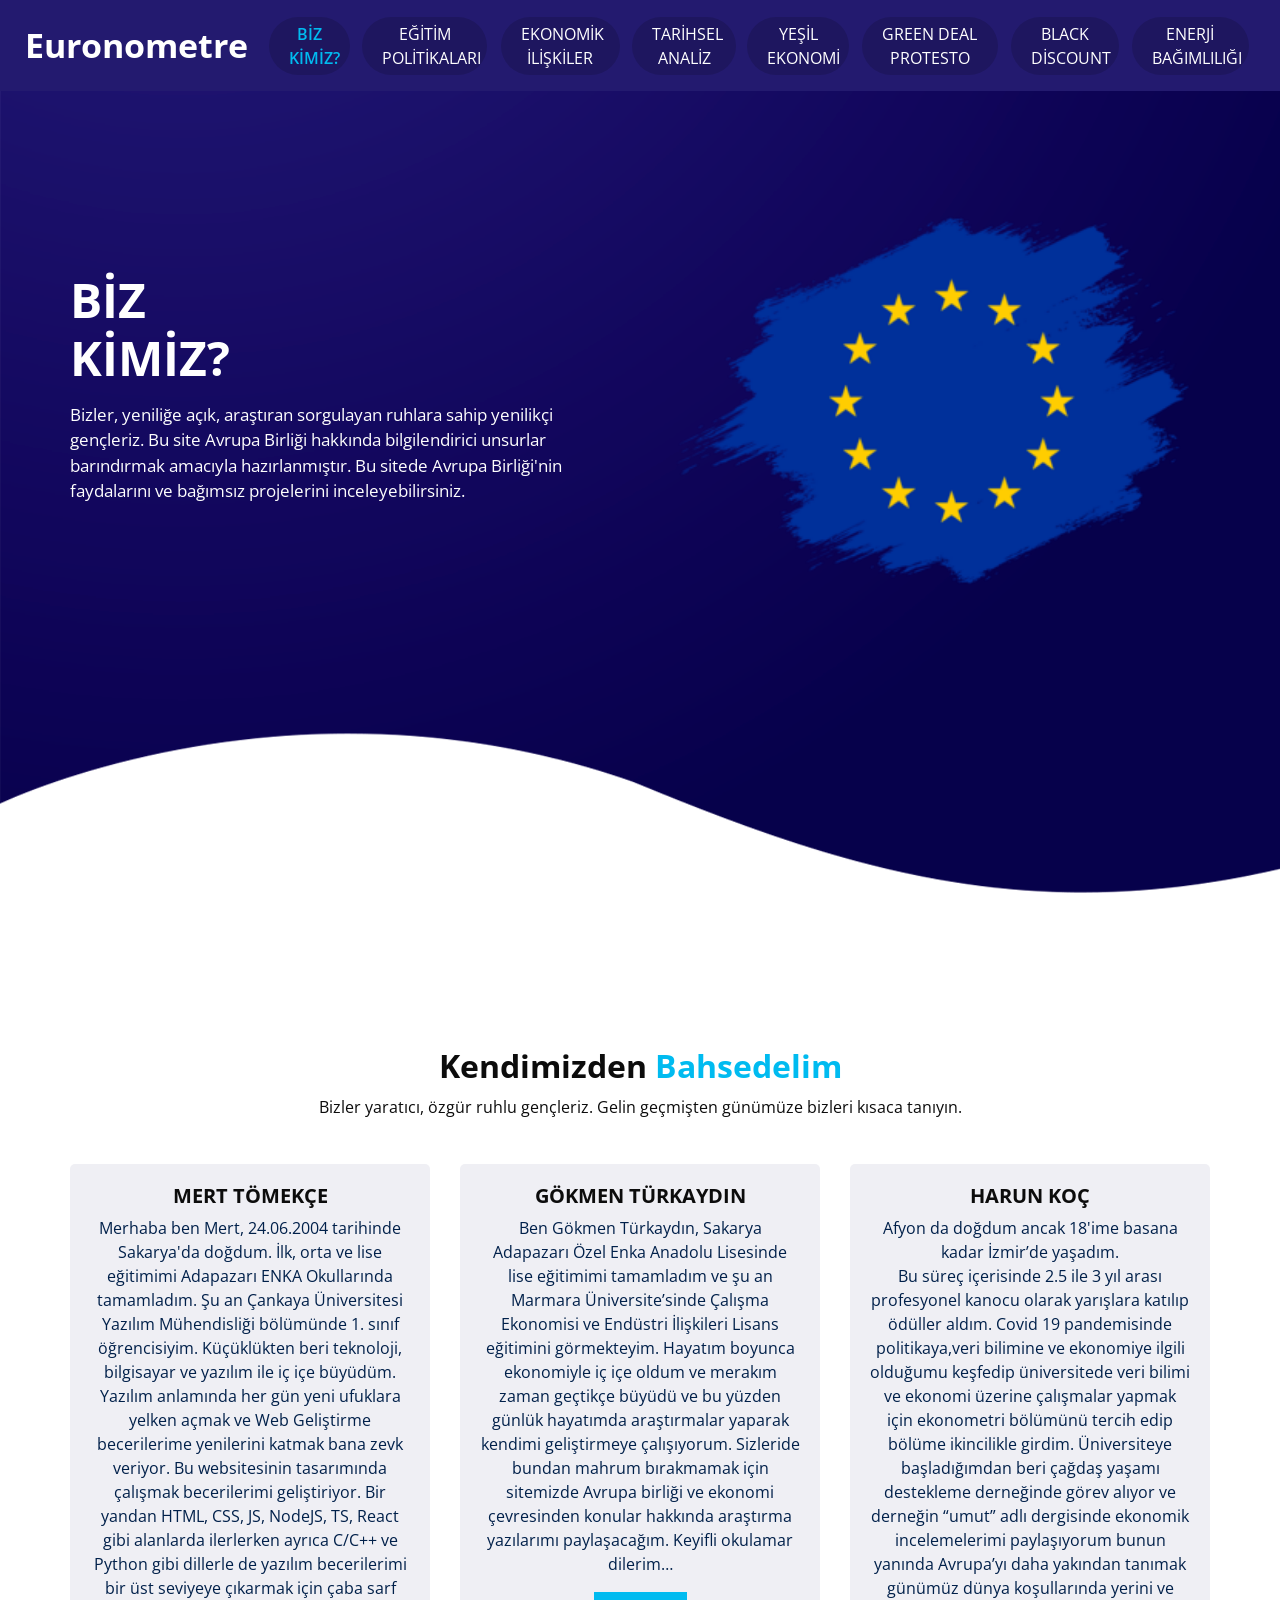
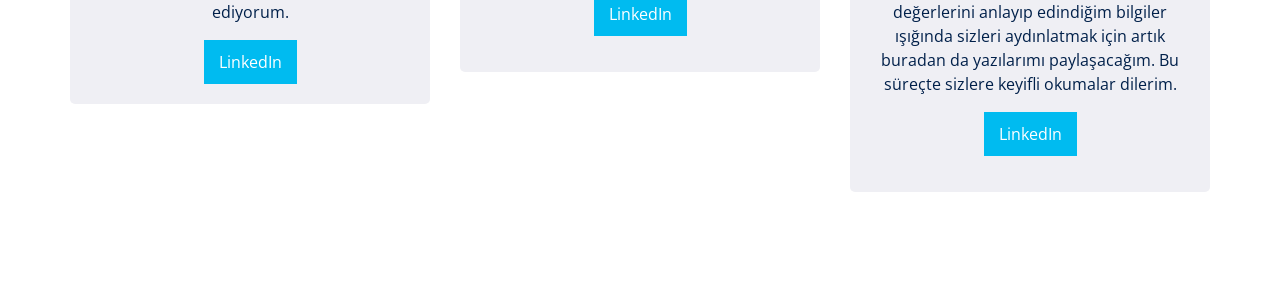
<file: index.html>
<!DOCTYPE html>
<html>

<head>
  <!-- Basic -->
  <meta charset="utf-8" />
  <meta http-equiv="X-UA-Compatible" content="IE=edge" />
  <!-- Mobile Metas -->
  <meta name="viewport" content="width=device-width, initial-scale=1, shrink-to-fit=no" />
  <!-- Site Metas -->
  <meta name="keywords" content="" />
  <meta name="description" content="" />
  <meta name="author" content="" />
  <link rel="shortcut icon" href="images/favicon.png" type="">

  <title> Euronometre </title>

  <!-- bootstrap core css -->
  <link rel="stylesheet" type="text/css" href="css/bootstrap.css" />

  <!-- fonts style -->
  <link href="https://fonts.googleapis.com/css2?family=Roboto:wght@400;500;700;900&display=swap" rel="stylesheet">

  <!--owl slider stylesheet -->
  <link rel="stylesheet" type="text/css" href="https://cdnjs.cloudflare.com/ajax/libs/OwlCarousel2/2.3.4/assets/owl.carousel.min.css" />

  <!-- font awesome style -->
  <link href="css/font-awesome.min.css" rel="stylesheet" />

  <!-- Custom styles for this template -->
  <link href="css/style.css" rel="stylesheet" />
  <!-- responsive style -->
  <link href="css/responsive.css" rel="stylesheet" />

</head>

<body>

  <div class="hero_area">

    <div class="hero_bg_box">
      <div class="bg_img_box">
        <img src="images/hero-bg.png" alt="">
      </div>
    </div>

    <!-- header section strats -->
    <header class="header_section">
      <div class="container-fluid">
        <nav class="navbar navbar-expand-lg custom_nav-container ">
          <a class="navbar-brand" href="index.html">
            <span>
              Euronometre
            </span>
          </a>

          <button class="navbar-toggler" type="button" data-toggle="collapse" data-target="#navbarSupportedContent" aria-controls="navbarSupportedContent" aria-expanded="false" aria-label="Toggle navigation">
            <span class=""> </span>
          </button>

          <div class="collapse navbar-collapse" id="navbarSupportedContent">
            <ul class="navbar-nav  ">
              <li class="nav-item active">
                <a class="nav-link" href="index.html">BİZ KİMİZ?<span class="sr-only">(current)</span></a>
              </li>
              <li class="nav-item">
                <a class="nav-link" href="about.html"> EĞİTİM POLİTİKALARI</a>
              </li>
              <li class="nav-item">
                <a class="nav-link" href="service.html">EKONOMİK İLİŞKİLER</a>
              </li>
              <li class="nav-item">
                <a class="nav-link" href="why.html">TARİHSEL ANALİZ</a>
              </li>
              <li class="nav-item">
                <a class="nav-link" href="team.html">YEŞİL EKONOMİ</a>
              </li>
              <li class="nav-item">
                <a class="nav-link" href="grndl.html">GREEN DEAL PROTESTO</a>
              </li>
              <li class="nav-item">
                <a class="nav-link" href="blckdc.html">BLACK DİSCOUNT</a>
              </li>
              <li class="nav-item">
                <a class="nav-link" href="energy.html">ENERJİ BAĞIMLILIĞI</a>
              </li>
              
              
              
            </ul>
          </div>
        </nav>
      </div>
    </header>
    <!-- end header section -->
    <!-- slider section -->
    <section class="slider_section ">
      <div id="customCarousel1" class="carousel slide" data-ride="carousel">
        <div class="carousel-inner">
          <div class="carousel-item active">
            <div class="container ">
              <div class="row">
                <div class="col-md-6 ">
                  <div class="detail-box">
                    <h1>
                      BİZ <br>
                      KİMİZ?
                    </h1>
                    <p>
                      Bizler, yeniliğe açık, araştıran sorgulayan ruhlara sahip yenilikçi gençleriz. Bu site Avrupa Birliği hakkında bilgilendirici unsurlar barındırmak amacıyla hazırlanmıştır. Bu sitede Avrupa Birliği'nin faydalarını ve bağımsız projelerini inceleyebilirsiniz. </p>
                    <div class="btn-box">
                      
                    </div>
                  </div>
                </div>
                <div class="col-md-6">
                  <div class="img-box">
                    <img src="images/slider-img.png" alt="">
                  </div>
                </div>
              </div>
            </div>
          </div>
          <div class="carousel-item ">
            <div class="container ">
              <div class="row">
                <div class="col-md-6 ">
                  <div class="detail-box">
                    
                    </div>
                  </div>
                </div>
                <div class="col-md-6">
                  <div class="img-box">
                    <img src="images/slider-img.png" alt="">
                  </div>
                </div>
              </div>
            </div>
          </div>
          <div class="carousel-item">
            <div class="container ">
              <div class="row">
                <div class="col-md-6 ">
                 
                </div>
                <div class="col-md-6">
                  <div class="img-box">
                    <img src="images/slider-img.png" alt="">
                  </div>
                </div>
              </div>
            </div>
          </div>
        </div>
        
      </div>

    </section>
    <!-- end slider section -->
  </div>


  <!-- service section -->

  <section class="service_section layout_padding">
    <div class="service_container">
      <div class="container ">
        <div class="heading_container heading_center">
          <h2>
            Kendimizden <span>Bahsedelim</span>
          </h2>
          <p>
            Bizler yaratıcı, özgür ruhlu gençleriz. Gelin geçmişten günümüze bizleri kısaca tanıyın. 
          </p>
        </div>
        <div class="row">
          <div class="col-md-4 ">
            <div class="box ">
              
              <div class="detail-box">
                <h5>
                  Mert TÖMEKÇE
                </h5>
                <p>
                  Merhaba ben Mert, 24.06.2004 tarihinde Sakarya'da doğdum. İlk, orta ve lise eğitimimi Adapazarı ENKA Okullarında tamamladım. Şu an Çankaya Üniversitesi Yazılım Mühendisliği bölümünde 1. sınıf öğrencisiyim. Küçüklükten beri teknoloji, bilgisayar ve yazılım ile iç içe büyüdüm. Yazılım anlamında her gün yeni ufuklara yelken açmak ve Web Geliştirme becerilerime yenilerini katmak bana zevk veriyor. Bu websitesinin tasarımında çalışmak becerilerimi geliştiriyor. Bir yandan HTML, CSS, JS, NodeJS, TS, React gibi alanlarda ilerlerken ayrıca C/C++ ve Python gibi dillerle de yazılım becerilerimi bir üst seviyeye çıkarmak için çaba sarf ediyorum.
                </p>
                <div class=""btn-box>
                  <a class = "btn1" href="https://www.linkedin.com/in/mert-tömekçe-54116024a/">
                  LinkedIn
                </a>
                </div>                
              </div>
            </div>
          </div>
          <div class="col-md-4 ">
            <div class="box ">
              
              <div class="detail-box">
                <h5>
                  Gökmen TÜRKAYDIN
                </h5>
                <p>
                  Ben Gökmen Türkaydın,
Sakarya Adapazarı Özel Enka Anadolu Lisesinde lise eğitimimi tamamladım ve şu an Marmara Üniversite’sinde Çalışma Ekonomisi ve Endüstri İlişkileri Lisans eğitimini görmekteyim. Hayatım boyunca ekonomiyle iç içe oldum ve merakım zaman geçtikçe büyüdü ve bu yüzden günlük hayatımda araştırmalar yaparak kendimi geliştirmeye çalışıyorum. Sizleride bundan mahrum bırakmamak için sitemizde Avrupa birliği ve ekonomi çevresinden konular hakkında araştırma yazılarımı paylaşacağım. Keyifli okulamar dilerim… 

<div class=""btn-box>
  <a class = "btn1" href="https://www.linkedin.com/in/gökmen-türkaydın-5446b22a2/?originalSubdomain=tr">
  LinkedIn
</a>
</div>
                </p>
                
              </div>
            </div>
          </div>
          <div class="col-md-4 ">
            <div class="box ">
              
              <div class="detail-box">
                <h5>
                  Harun KOÇ
                </h5>
                <p>
                  Afyon da doğdum ancak 18'ime basana kadar İzmir’de  yaşadım. <br> Bu süreç içerisinde 2.5 ile 3 yıl arası profesyonel kanocu olarak yarışlara katılıp ödüller aldım. Covid 19 pandemisinde politikaya,veri bilimine ve ekonomiye ilgili olduğumu keşfedip üniversitede veri bilimi ve ekonomi üzerine çalışmalar yapmak için ekonometri bölümünü tercih edip bölüme ikincilikle girdim. Üniversiteye başladığımdan beri çağdaş yaşamı destekleme derneğinde görev alıyor ve derneğin “umut” adlı dergisinde ekonomik incelemelerimi paylaşıyorum bunun yanında Avrupa’yı daha yakından tanımak günümüz dünya koşullarında yerini ve değerlerini anlayıp edindiğim bilgiler ışığında sizleri aydınlatmak için artık buradan da yazılarımı paylaşacağım. Bu süreçte sizlere keyifli okumalar dilerim.
                  <div class=""btn-box>
                    <a class = "btn1" href="https://www.linkedin.com/in/harun-ko%C3%A7-968bb82a6?utm_source=share&utm_campaign=share_via&utm_content=profile&utm_medium=android_app">
                    LinkedIn
                  </a>
                </div>
                  
                </p>
                
              </div>
            </div>
          </div>
        </div>
        
      </div>
    </div>
  </section>

  <!-- end service section -->


</body>

</html>
</file>
<file: css/style.css>
@import url("https://fonts.googleapis.com/css2?family=Lato:wght@400;700&family=Open+Sans:wght@300;400;600;700&display=swap");
body {
  font-family: "Open Sans", sans-serif;
  color: #0c0c0c;
  background-color: #ffffff;
  overflow-x: hidden;
}

.layout_padding {
  padding: 90px 0;
}

.layout_padding2 {
  padding: 75px 0;
}

.layout_padding2-top {
  padding-top: 75px;
}

.layout_padding2-bottom {
  padding-bottom: 75px;
}

.layout_padding-top {
  padding-top: 90px;
}

.layout_padding-bottom {
  padding-bottom: 90px;
}

#progress-bar{
  --progress: 0;
  height: 20px;
  width: var(--progress);
  background-color: rgba(21, 1, 39, 0.8);;
  position: fixed;
  z-index: 999;
}

.heading_container {
  display: -webkit-box;
  display: -ms-flexbox;
  display: flex;
  -webkit-box-orient: vertical;
  -webkit-box-direction: normal;
      -ms-flex-direction: column;
          flex-direction: column;
  -webkit-box-align: start;
      -ms-flex-align: start;
          align-items: flex-start;
          margin-top: 5%;
}

.heading_container h2 {
  position: relative;
  font-weight: bold;
  margin-bottom: 0;
}

.heading_container h2 span {
  color: #00bbf0;
}

.heading_container p {
  margin-top: 10px;
  margin-bottom: 0;
}

.heading_container.heading_center {
  -webkit-box-align: center;
      -ms-flex-align: center;
          align-items: center;
  text-align: center;
}

a,
a:hover,
a:focus {
  text-decoration: none;
}

a:hover,
a:focus {
  color: initial;
}

.btn,
.btn:focus {
  outline: none !important;
  -webkit-box-shadow: none;
          box-shadow: none;
}

/*header section*/
.hero_area {
  position: relative;
  min-height: 100vh;
  display: -webkit-box;
  display: -ms-flexbox;
  display: flex;
  -webkit-box-orient: vertical;
  -webkit-box-direction: normal;
      -ms-flex-direction: column;
          flex-direction: column;
}

.hero_area .hero_bg_box {
  position: absolute;
  top: 0;
  left: 0;
  width: 100%;
  height: 100%;
  display: -webkit-box;
  display: -ms-flexbox;
  display: flex;
  -webkit-box-pack: center;
      -ms-flex-pack: center;
          justify-content: center;
  -webkit-box-align: end;
      -ms-flex-align: end;
          align-items: flex-end;
  overflow: hidden;
  z-index: -1;
}

.hero_area .hero_bg_box .bg_img_box {
  min-width: 100%;
  min-height: 100%;
}

.hero_area .hero_bg_box img {
  min-width: 100%;
  min-height: 100%;
}

.sub_page .hero_area {
  min-height: auto;
  background: linear-gradient(130deg, #231a6f, #0f054c);
}

.sub_page .hero_area .hero_bg_box {
  display: none;
}

.header_section {
  padding: 15px 0;
  position: fixed;
  background-color: #231a6f;
  margin-bottom: 35%;
  z-index: 999;
}

.header_section .container-fluid {
  padding-right: 25px;
  padding-left: 25px;
}

.navbar-brand span {
  font-weight: bold;
  font-size: 34px;
  color: #ffffff;
}

.custom_nav-container {
  padding: 0;
  
}

.custom_nav-container .navbar-nav {
  margin-left: auto;
  margin-right: auto;
}

.custom_nav-container .navbar-nav .nav-item .nav-link {
  padding: 5px 20px;
  color: #ffffff;
  text-align: center;
  border-radius: 50px;
  -webkit-transition: all 0.3s;
  transition: all 0.3s;
  background-color: rgba(0, 0, 0, 0.15);
  margin-left: 5%;
  margin-right: 5%;
  
  
}

.custom_nav-container .navbar-nav .nav-item:hover .nav-link, .custom_nav-container .navbar-nav .nav-item.active .nav-link {
  color: #00bbf0;
}

.custom_nav-container .navbar-nav .nav-item.active .nav-link {
  font-weight: 600;
}

.custom_nav-container .nav_search-btn {
  width: 35px;
  height: 35px;
  padding: 0;
  border: none;
  color: #ffffff;
}

.custom_nav-container .nav_search-btn:hover {
  color: #00bbf0;
}

.custom_nav-container .navbar-toggler {
  outline: none;
}

.custom_nav-container .navbar-toggler {
  padding: 0;
  width: 37px;
  height: 42px;
  -webkit-transition: all 0.3s;
  transition: all 0.3s;
}

.custom_nav-container .navbar-toggler span {
  display: block;
  width: 35px;
  height: 4px;
  background-color: #ffffff;
  margin: 7px 0;
  -webkit-transition: all 0.3s;
  transition: all 0.3s;
  position: relative;
  border-radius: 5px;
  transition: all 0.3s;
}

.custom_nav-container .navbar-toggler span::before, .custom_nav-container .navbar-toggler span::after {
  content: "";
  position: absolute;
  left: 0;
  height: 100%;
  width: 100%;
  background-color: #ffffff;
  top: -10px;
  border-radius: 5px;
  -webkit-transition: all 0.3s;
  transition: all 0.3s;
}

.custom_nav-container .navbar-toggler span::after {
  top: 10px;
}

.custom_nav-container .navbar-toggler[aria-expanded="true"] {
  -webkit-transform: rotate(360deg);
          transform: rotate(360deg);
}

.custom_nav-container .navbar-toggler[aria-expanded="true"] span {
  -webkit-transform: rotate(45deg);
          transform: rotate(45deg);
}

.custom_nav-container .navbar-toggler[aria-expanded="true"] span::before, .custom_nav-container .navbar-toggler[aria-expanded="true"] span::after {
  -webkit-transform: rotate(90deg);
          transform: rotate(90deg);
  top: 0;
}

/*end header section*/
/* slider section */
.slider_section {
  -webkit-box-flex: 1;
      -ms-flex: 1;
          flex: 1;
  display: -webkit-box;
  display: -ms-flexbox;
  display: flex;
  -webkit-box-align: center;
      -ms-flex-align: center;
          align-items: center;
  position: relative;
  padding: 45px 0 145px 0;
}

.slider_section .row {
  -webkit-box-align: center;
      -ms-flex-align: center;
          align-items: center;
}

.slider_section #customCarousel1 {
  width: 100%;
  position: unset;
}

.slider_section .detail-box {
  color: #00204a;
}

.slider_section .detail-box h1 {
  font-size: 3rem;
  font-weight: bold;
  margin-bottom: 15px;
  color: #ffffff;
}

.slider_section .detail-box p {
  color: #fefefe;
  font-size: 17px;
}

.slider_section .detail-box .btn-box {
  display: -webkit-box;
  display: -ms-flexbox;
  display: flex;
  margin: 0 -5px;
  margin-top: 25px;
}

.slider_section .detail-box .btn-box a {
  margin: 5px;
  text-align: center;
  width: 165px;
}

.slider_section .detail-box .btn-box .btn1 {
  display: inline-block;
  padding: 10px 15px;
  background-color: #00bbf0;
  color: #ffffff;
  border-radius: 0;
  -webkit-transition: all 0.3s;
  transition: all 0.3s;
  border: none;
}

.btn1 {
  display: inline-block;
  padding: 10px 15px;
  background-color: #00bbf0;
  color: #ffffff;
  border-radius: 0;
  -webkit-transition: all 0.3s;
  transition: all 0.3s;
  border: none;
}

.slider_section .detail-box .btn-box .btn1:hover {
  background-color: #007fa4;
}

.slider_section .detail-box .btn-box .btn2 {
  display: inline-block;
  padding: 10px 15px;
  background-color: #000000;
  color: #ffffff;
  border-radius: 0;
  -webkit-transition: all 0.3s;
  transition: all 0.3s;
  border: none;
}

.slider_section .detail-box .btn-box .btn2:hover {
  background-color: black;
}

.slider_section .img-box {
  margin: 45px 0;
}

.slider_section .img-box img {
  width: 100%;
  -webkit-animation: upDown 5s infinite;
          animation: upDown 5s infinite;
}

@-webkit-keyframes upDown {
  0% {
    -webkit-transform: translateY(-45px);
            transform: translateY(-45px);
  }
  50% {
    -webkit-transform: translateY(45px);
            transform: translateY(45px);
  }
  100% {
    -webkit-transform: translateY(-45px);
            transform: translateY(-45px);
  }
}

@keyframes upDown {
  0% {
    -webkit-transform: translateY(-45px);
            transform: translateY(-45px);
  }
  50% {
    -webkit-transform: translateY(45px);
            transform: translateY(45px);
  }
  100% {
    -webkit-transform: translateY(-45px);
            transform: translateY(-45px);
  }
}

.slider_section .carousel-indicators {
  position: unset;
  margin: 0;
  -webkit-box-pack: center;
      -ms-flex-pack: center;
          justify-content: center;
  -webkit-box-align: center;
      -ms-flex-align: center;
          align-items: center;
}

.slider_section .carousel-indicators li {
  background-color: #ffffff;
  width: 12px;
  height: 12px;
  border-radius: 100%;
  opacity: 1;
}

.slider_section .carousel-indicators li.active {
  width: 20px;
  height: 20px;
  background-color: #00bbf0;
}

.service_section {
  position: relative;
}

.service_section .box {
  display: -webkit-box;
  display: -ms-flexbox;
  display: flex;
  -webkit-box-orient: vertical;
  -webkit-box-direction: normal;
      -ms-flex-direction: column;
          flex-direction: column;
  -webkit-box-align: center;
      -ms-flex-align: center;
          align-items: center;
  text-align: center;
  margin-top: 45px;
  background-color: #efeff4;
  padding: 20px;
  border-radius: 5px;
  
}

.service_section .box .img-box {
  display: -webkit-box;
  display: -ms-flexbox;
  display: flex;
  -webkit-box-pack: center;
      -ms-flex-pack: center;
          justify-content: center;
  -webkit-box-align: start;
      -ms-flex-align: start;
          align-items: flex-start;
  width: 125px;
  min-width: 75px;
  height: 75px;
  margin-bottom: 15px;
}

.service_section .box .img-box img {
  max-width: 100%;
  max-height: 100%;
  -webkit-transition: all 0.3s;
  transition: all 0.3s;
}

.service_section .box .detail-box h5 {
  font-weight: bold;
  text-transform: uppercase;
}

.service_section .box .detail-box p {
  color: #00204a;
  width: 100%;
  margin-left: auto;
  margin-right: auto;
  
}

.service_section .box .detail-box a:hover {
  color: #00bbf0;
}

.service_section .btn-box {
  display: -webkit-box;
  display: -ms-flexbox;
  display: flex;
  -webkit-box-pack: center;
      -ms-flex-pack: center;
          justify-content: center;
  margin-top: 45px;
}

.service_section .btn-box a {
  display: inline-block;
  padding: 10px 45px;
  background-color: #00bbf0;
  color: #ffffff;
  border-radius: 0;
  -webkit-transition: all 0.3s;
  transition: all 0.3s;
  border: none;
}

.service_section .btn-box a:hover {
  background-color: #007fa4;
}

.about_section {
  background-color: #00204a;
  color: #ffffff;
  text-align: center;
}

.about_section .heading_container {
  margin-bottom: 45px;
}

.about_section .row {
  -webkit-box-align: center;
      -ms-flex-align: center;
          align-items: center;
}


.about_section .detail-box h3 {
  font-weight: bold;
  
}

.about_section  p {
  margin-top: 5%;
  text-align: center;
  width: 100%;
}

.about_section .detail-box a {
  display: inline-block;
  padding: 10px 45px;
  background-color: #00bbf0;
  color: #ffffff;
  border-radius: 0px;
  -webkit-transition: all 0.3s;
  transition: all 0.3s;
  border: none;
  margin-top: 15px;
}

.about_section .detail-box a:hover {
  background-color: #007fa4;
}

.why_section .box {
  margin-top: 45px;
  display: -webkit-box;
  display: -ms-flexbox;
  display: flex;
  -webkit-box-orient: vertical;
  -webkit-box-direction: normal;
      -ms-flex-direction: column;
          flex-direction: column;
  -webkit-box-align: center;
      -ms-flex-align: center;
          align-items: center;
  text-align: center;
}

.why_section .box .img-box {
  margin-bottom: 20px;
  width: 120px;
  height: 120px;
  min-width: 120px;
  min-height: 120px;
  border-radius: 100%;
  border: 5px solid #00204a;
  display: -webkit-box;
  display: -ms-flexbox;
  display: flex;
  -webkit-box-pack: center;
      -ms-flex-pack: center;
          justify-content: center;
  -webkit-box-align: center;
      -ms-flex-align: center;
          align-items: center;
}

.why_section .box .img-box img {
  width: 55px;
  height: auto;
  fill: #00204a;
}

.why_section .box h5 {
  font-weight: bold;
  margin-bottom: 10px;
}

.why_section .box p {
  margin-bottom: 0;
}

.why_section .btn-box {
  display: -webkit-box;
  display: -ms-flexbox;
  display: flex;
  -webkit-box-pack: center;
      -ms-flex-pack: center;
          justify-content: center;
  margin-top: 45px;
}

.why_section .btn-box a {
  display: inline-block;
  padding: 10px 45px;
  background-color: #00bbf0;
  color: #ffffff;
  border-radius: 0;
  -webkit-transition: all 0.3s;
  transition: all 0.3s;
  border: none;
}

.why_section .btn-box a:hover {
  background-color: #007fa4;
}

/*team section */
.team_section {
  text-align: center;
  background-color: #00204a;
  color: #ffffff;
}

.team_section .heading_container {
  -webkit-box-pack: center;
      -ms-flex-pack: center;
          justify-content: center;
}

.team_section .team_container {
  padding: 0 15px;
}

.team_section .team_container .box {
  padding: 35px 0 0 0;
  border-radius: 5px;
  overflow: hidden;
  -webkit-transition: all .1s;
  transition: all .1s;
  margin-top: 45px;
  background: -webkit-gradient(linear, left top, left bottom, from(#002759), to(#002b64));
  background: linear-gradient(to bottom, #002759, #002b64);
}

.team_section .team_container .box .img-box {
  display: -webkit-box;
  display: -ms-flexbox;
  display: flex;
  -webkit-box-pack: center;
      -ms-flex-pack: center;
          justify-content: center;
  -webkit-box-align: center;
      -ms-flex-align: center;
          align-items: center;
}

.team_section .team_container .box .img-box img {
  width: 120px;
  border-radius: 100%;
  border: 5px solid #ffffff;
}

.team_section .team_container .box .detail-box {
  margin: 25px 0;
}

.team_section .team_container .box .detail-box h5 {
  color: #00bbf0;
  font-weight: 600;
  position: relative;
}

.team_section .team_container .box .social_box {
  padding: 10px 45px 20px 45px;
  display: -webkit-box;
  display: -ms-flexbox;
  display: flex;
  -webkit-box-pack: justify;
      -ms-flex-pack: justify;
          justify-content: space-between;
}

.team_section .team_container .box .social_box a {
  color: #ffffff;
  font-size: 22px;
}

.team_section .team_container .box .social_box a:hover {
  color: #00bbf0;
}

/*team section end*/
/* client section start */
.client_section .heading_container {
  margin-bottom: 30px;
}

.client_section .box {
  display: -webkit-box;
  display: -ms-flexbox;
  display: flex;
  -webkit-box-orient: vertical;
  -webkit-box-direction: normal;
      -ms-flex-direction: column;
          flex-direction: column;
  margin: 15px;
}

.client_section .box .img-box {
  position: relative;
  display: -webkit-box;
  display: -ms-flexbox;
  display: flex;
  -webkit-box-pack: center;
      -ms-flex-pack: center;
          justify-content: center;
  -webkit-box-align: center;
      -ms-flex-align: center;
          align-items: center;
  width: 100px;
  margin-bottom: -50px;
  margin-left: 25px;
  position: relative;
}

.client_section .box .img-box img {
  border-radius: 100%;
}

.client_section .box .client_id {
  display: -webkit-box;
  display: -ms-flexbox;
  display: flex;
  -webkit-box-pack: justify;
      -ms-flex-pack: justify;
          justify-content: space-between;
}

.client_section .box .client_id .client_info h6 {
  font-weight: 600;
  margin-bottom: 5px;
}

.client_section .box .client_id .client_info p {
  margin-bottom: 0;
  font-size: 15px;
  font-size: 14px;
  margin-bottom: 10px;
}

.client_section .box .detail-box {
  background-color: #ffffff;
  -webkit-box-shadow: 0 0 15px 0 rgba(0, 0, 0, 0.15);
          box-shadow: 0 0 15px 0 rgba(0, 0, 0, 0.15);
  padding: 75px 25px 25px 25px;
}

.client_section .box .detail-box i {
  color: #00204a;
  margin-bottom: 10px;
}

.client_section .owl-carousel .owl-nav {
  display: -webkit-box;
  display: -ms-flexbox;
  display: flex;
  -webkit-box-pack: center;
      -ms-flex-pack: center;
          justify-content: center;
  margin-top: 45px;
}

.client_section .owl-carousel .owl-nav .owl-prev,
.client_section .owl-carousel .owl-nav .owl-next {
  width: 55px;
  height: 55px;
  background-color: #ffffff;
  color: #000000;
  outline: none;
  bottom: 0px;
  font-size: 24px;
  -webkit-box-shadow: 0 0 5px 0 rgba(0, 0, 0, 0.25);
          box-shadow: 0 0 5px 0 rgba(0, 0, 0, 0.25);
}

.client_section .owl-carousel .owl-nav .owl-prev:hover,
.client_section .owl-carousel .owl-nav .owl-next:hover {
  color: #00204a;
}

/* client section end */
.info_section {
  background-color: #00204a;
  color: #ffffff;
  padding: 45px 0 15px 0;
}

.info_section h4 {
  font-weight: 600;
  margin-bottom: 20px;
}

.info_section .info_col {
  margin-bottom: 30px;
}

.info_section .info_contact .contact_link_box {
  display: -webkit-box;
  display: -ms-flexbox;
  display: flex;
  -webkit-box-orient: vertical;
  -webkit-box-direction: normal;
      -ms-flex-direction: column;
          flex-direction: column;
}

.info_section .info_contact .contact_link_box a {
  margin: 5px 0;
  color: #ffffff;
}

.info_section .info_contact .contact_link_box a i {
  margin-right: 5px;
}

.info_section .info_contact .contact_link_box a:hover {
  color: #00bbf0;
}

.info_section .info_social {
  display: -webkit-box;
  display: -ms-flexbox;
  display: flex;
  margin-top: 20px;
  margin-bottom: 10px;
}

.info_section .info_social a {
  display: -webkit-box;
  display: -ms-flexbox;
  display: flex;
  -webkit-box-pack: center;
      -ms-flex-pack: center;
          justify-content: center;
  -webkit-box-align: center;
      -ms-flex-align: center;
          align-items: center;
  color: #ffffff;
  border-radius: 100%;
  margin-right: 10px;
  font-size: 24px;
}

.info_section .info_social a:hover {
  color: #00bbf0;
}

.info_section .info_links {
  display: -webkit-box;
  display: -ms-flexbox;
  display: flex;
  -webkit-box-orient: vertical;
  -webkit-box-direction: normal;
      -ms-flex-direction: column;
          flex-direction: column;
  -ms-flex-wrap: wrap;
      flex-wrap: wrap;
}

.info_section .info_links a {
  display: -webkit-box;
  display: -ms-flexbox;
  display: flex;
  -webkit-box-align: center;
      -ms-flex-align: center;
          align-items: center;
  margin-bottom: 15px;
  color: #ffffff;
}

.info_section .info_links a:hover {
  color: #00bbf0;
}

.info_section form input {
  border: none;
  border-bottom: 1px solid #ffffff;
  background-color: transparent;
  width: 100%;
  height: 45px;
  color: #ffffff;
  outline: none;
}

.info_section form input::-webkit-input-placeholder {
  color: #ffffff;
}

.info_section form input:-ms-input-placeholder {
  color: #ffffff;
}

.info_section form input::-ms-input-placeholder {
  color: #ffffff;
}

.info_section form input::placeholder {
  color: #ffffff;
}

.info_section form button {
  width: 100%;
  text-align: center;
  display: inline-block;
  padding: 10px 55px;
  background-color: #00bbf0;
  color: #ffffff;
  border-radius: 0;
  -webkit-transition: all 0.3s;
  transition: all 0.3s;
  border: none;
  margin-top: 15px;
}

.info_section form button:hover {
  background-color: #007fa4;
}

/* footer section*/
.footer_section {
  position: relative;
  background-color: #ffffff;
  text-align: center;
}

.footer_section p {
  color: #00204a;
  padding: 25px 0;
  margin: 0;
}

.footer_section p a {
  color: inherit;
}
/*# sourceMappingURL=style.css.map */
</file>
<file: css/responsive.css>
@media (max-width: 1300px) {}

@media (max-width: 1120px) {}

@media (max-width: 992px) {
  .hero_area {
    min-height: auto;
  }

  .hero_area {
    background: linear-gradient(130deg, #231a6f, #0f054c);
  }

  .hero_area .hero_bg_box {
    display: none;
  }

  .slider_section {
    padding: 45px 0 75px 0;
  }

  .custom_nav-container .navbar-nav {
    padding-top: 15px;
    align-items: center;
  }


  .custom_nav-container .navbar-nav .nav-item .nav-link {
    padding: 5px 25px;
    margin: 5px 0;
  }


}

@media (max-width: 768px) {
  .about_section .img-box {
    margin-bottom: 45px;
  }

}

@media (max-width: 576px) {
  .header_section .header_top .contact_nav a span {
    display: none;
  }


  .client_section .client_container {
    width: 100%;
  }

  .client_section .box {
    margin: 0;
  }

  .owl-nav {
    display: flex;
    justify-content: center;
    margin-top: 45px;
  }

  .client_section .owl-carousel .owl-nav .owl-prev,
  .client_section .owl-carousel .owl-nav .owl-next {
    position: unset;
    margin: 0 2.5px;
  }
}

@media (max-width: 480px) {
  .slider_section .detail-box h1 {
    font-size: 2rem;
  }

  .track_section form {
    flex-direction: column;
    align-items: flex-start;
  }

  .track_section form input {
    width: 100%;
  }

  .track_section form button {
    padding: 10px 60px;
    margin-top: 10px;
  }
}

@media (max-width: 420px) {
  .service_section .box {
    flex-direction: column;
  }

  .service_section .box .img-box {
    justify-content: flex-start;
    margin-bottom: 15px;
  }
}

@media (max-width: 376px) {}

@media (min-width: 1200px) {
  .container {
    max-width: 1170px;
  }
}
</file>
